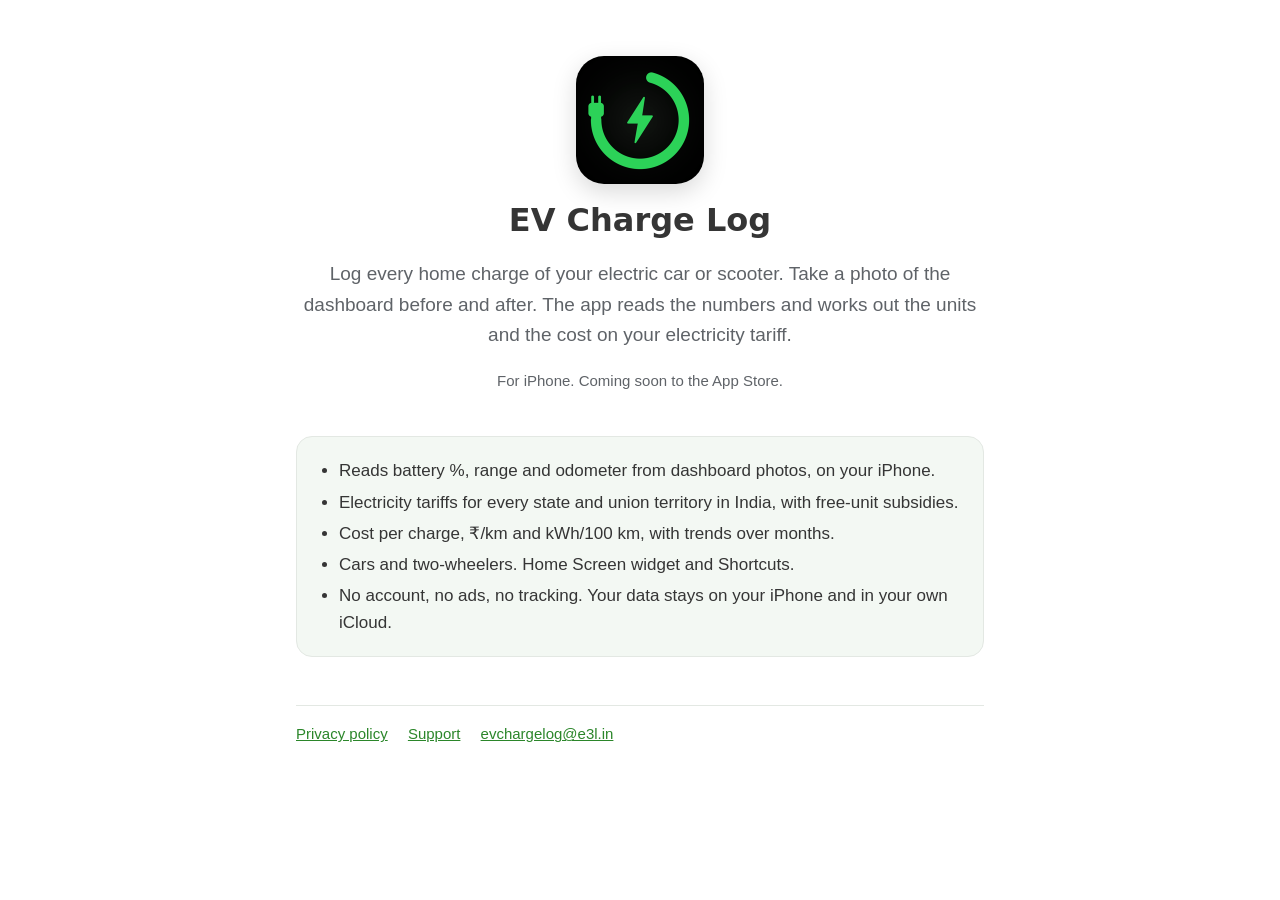
<file: index.html>
<!doctype html>
<html lang="en">
<head>
  <meta charset="utf-8">
  <meta name="viewport" content="width=device-width, initial-scale=1">
  <title>EV Charge Log</title>
  <meta name="description" content="Log every home charge of your electric car or scooter. Photograph the dashboard; the app works out the units and the cost on your electricity tariff.">
  <link rel="icon" href="favicon.png">
  <link rel="stylesheet" href="style.css">
</head>
<body>
<main>
  <section class="hero">
    <img src="icon.png" alt="EV Charge Log app icon">
    <h1>EV Charge Log</h1>
    <p class="lead">Log every home charge of your electric car or scooter. Take a photo of the dashboard before and after. The app reads the numbers and works out the units and the cost on your electricity tariff.</p>
    <p class="meta">For iPhone. Coming soon to the App Store.</p>
  </section>

  <div class="card">
    <ul>
      <li>Reads battery %, range and odometer from dashboard photos, on your iPhone.</li>
      <li>Electricity tariffs for every state and union territory in India, with free-unit subsidies.</li>
      <li>Cost per charge, ₹/km and kWh/100 km, with trends over months.</li>
      <li>Cars and two-wheelers. Home Screen widget and Shortcuts.</li>
      <li>No account, no ads, no tracking. Your data stays on your iPhone and in your own iCloud.</li>
    </ul>
  </div>

  <footer>
    <a href="privacy/">Privacy policy</a>
    <a href="support/">Support</a>
    <a href="mailto:evchargelog@e3l.in">evchargelog@e3l.in</a>
  </footer>
</main>
</body>
</html>
</file>
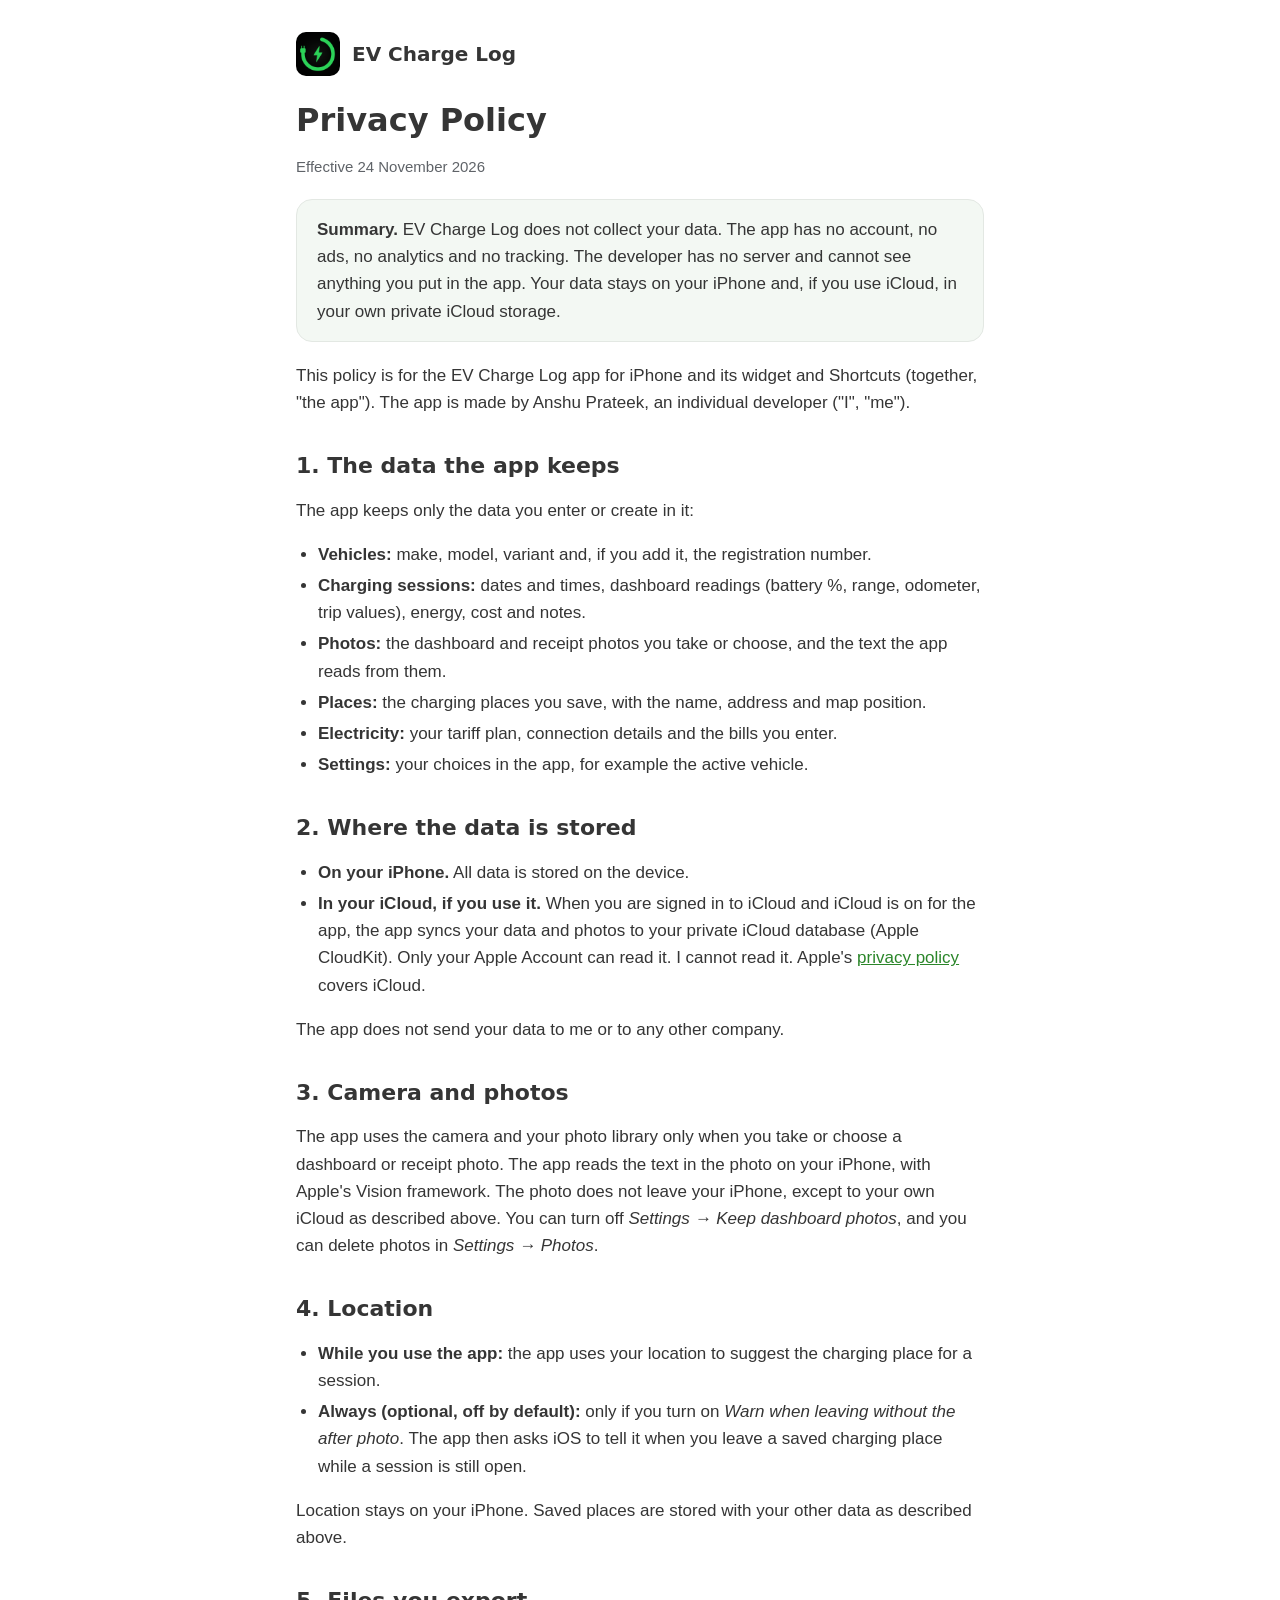
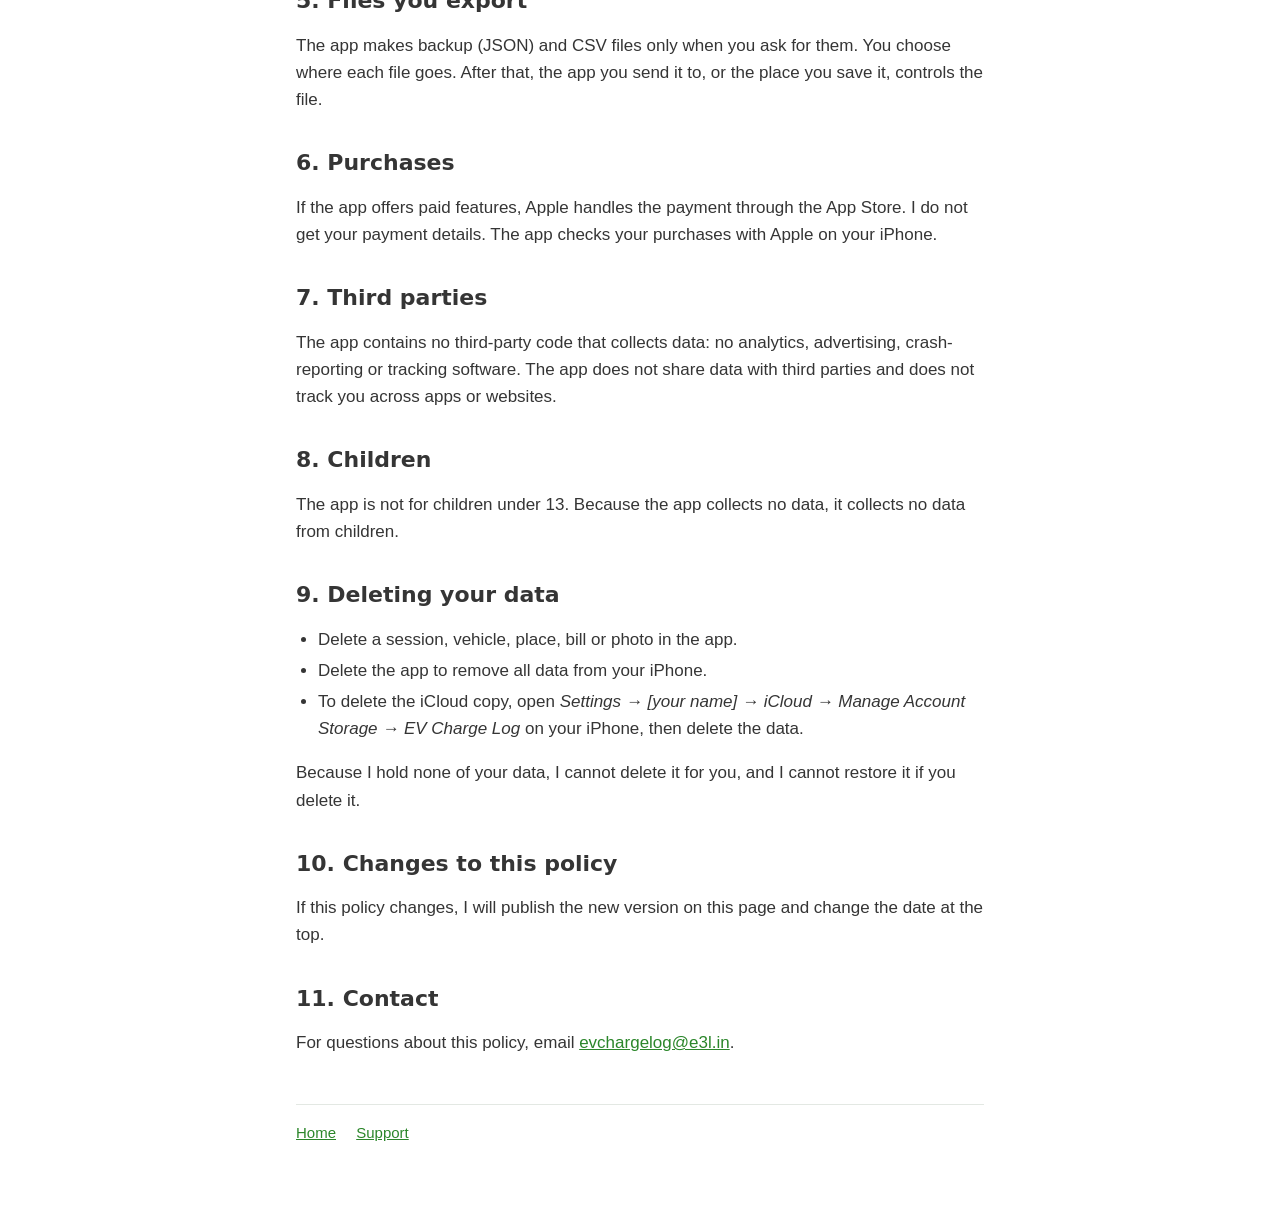
<file: privacy/index.html>
<!doctype html>
<html lang="en">
<head>
  <meta charset="utf-8">
  <meta name="viewport" content="width=device-width, initial-scale=1">
  <title>Privacy Policy · EV Charge Log</title>
  <meta name="description" content="EV Charge Log does not collect your data. Everything stays on your iPhone and in your own iCloud.">
  <link rel="icon" href="../favicon.png">
  <link rel="stylesheet" href="../style.css">
</head>
<body>
<main>
  <header class="site"><img src="../icon.png" alt=""><a href="../">EV Charge Log</a></header>

  <h1>Privacy Policy</h1>
  <p class="meta">Effective 24 November 2026</p>

  <div class="card">
    <p><strong>Summary.</strong> EV Charge Log does not collect your data. The app has no account, no ads, no analytics and no tracking. The developer has no server and cannot see anything you put in the app. Your data stays on your iPhone and, if you use iCloud, in your own private iCloud storage.</p>
  </div>

  <p>This policy is for the EV Charge Log app for iPhone and its widget and Shortcuts (together, "the app"). The app is made by Anshu Prateek, an individual developer ("I", "me").</p>

  <h2 id="the-data-the-app-keeps">1. The data the app keeps</h2>
  <p>The app keeps only the data you enter or create in it:</p>
  <ul>
    <li><strong>Vehicles:</strong> make, model, variant and, if you add it, the registration number.</li>
    <li><strong>Charging sessions:</strong> dates and times, dashboard readings (battery %, range, odometer, trip values), energy, cost and notes.</li>
    <li><strong>Photos:</strong> the dashboard and receipt photos you take or choose, and the text the app reads from them.</li>
    <li><strong>Places:</strong> the charging places you save, with the name, address and map position.</li>
    <li><strong>Electricity:</strong> your tariff plan, connection details and the bills you enter.</li>
    <li><strong>Settings:</strong> your choices in the app, for example the active vehicle.</li>
  </ul>

  <h2 id="where-the-data-is-stored">2. Where the data is stored</h2>
  <ul>
    <li><strong>On your iPhone.</strong> All data is stored on the device.</li>
    <li><strong>In your iCloud, if you use it.</strong> When you are signed in to iCloud and iCloud is on for the app, the app syncs your data and photos to your private iCloud database (Apple CloudKit). Only your Apple Account can read it. I cannot read it. Apple's <a href="https://www.apple.com/legal/privacy/">privacy policy</a> covers iCloud.</li>
  </ul>
  <p>The app does not send your data to me or to any other company.</p>

  <h2 id="camera-and-photos">3. Camera and photos</h2>
  <p>The app uses the camera and your photo library only when you take or choose a dashboard or receipt photo. The app reads the text in the photo on your iPhone, with Apple's Vision framework. The photo does not leave your iPhone, except to your own iCloud as described above. You can turn off <em>Settings → Keep dashboard photos</em>, and you can delete photos in <em>Settings → Photos</em>.</p>

  <h2 id="location">4. Location</h2>
  <ul>
    <li><strong>While you use the app:</strong> the app uses your location to suggest the charging place for a session.</li>
    <li><strong>Always (optional, off by default):</strong> only if you turn on <em>Warn when leaving without the after photo</em>. The app then asks iOS to tell it when you leave a saved charging place while a session is still open.</li>
  </ul>
  <p>Location stays on your iPhone. Saved places are stored with your other data as described above.</p>

  <h2 id="files-you-export">5. Files you export</h2>
  <p>The app makes backup (JSON) and CSV files only when you ask for them. You choose where each file goes. After that, the app you send it to, or the place you save it, controls the file.</p>

  <h2 id="purchases">6. Purchases</h2>
  <p>If the app offers paid features, Apple handles the payment through the App Store. I do not get your payment details. The app checks your purchases with Apple on your iPhone.</p>

  <h2 id="third-parties">7. Third parties</h2>
  <p>The app contains no third-party code that collects data: no analytics, advertising, crash-reporting or tracking software. The app does not share data with third parties and does not track you across apps or websites.</p>

  <h2 id="children">8. Children</h2>
  <p>The app is not for children under 13. Because the app collects no data, it collects no data from children.</p>

  <h2 id="deleting-your-data">9. Deleting your data</h2>
  <ul>
    <li>Delete a session, vehicle, place, bill or photo in the app.</li>
    <li>Delete the app to remove all data from your iPhone.</li>
    <li>To delete the iCloud copy, open <em>Settings → [your name] → iCloud → Manage Account Storage → EV Charge Log</em> on your iPhone, then delete the data.</li>
  </ul>
  <p>Because I hold none of your data, I cannot delete it for you, and I cannot restore it if you delete it.</p>

  <h2 id="changes-to-this-policy">10. Changes to this policy</h2>
  <p>If this policy changes, I will publish the new version on this page and change the date at the top.</p>

  <h2 id="contact">11. Contact</h2>
  <p>For questions about this policy, email <a href="mailto:evchargelog@e3l.in">evchargelog@e3l.in</a>.</p>

  <footer>
    <a href="../">Home</a>
    <a href="../support/">Support</a>
  </footer>
</main>
</body>
</html>
</file>
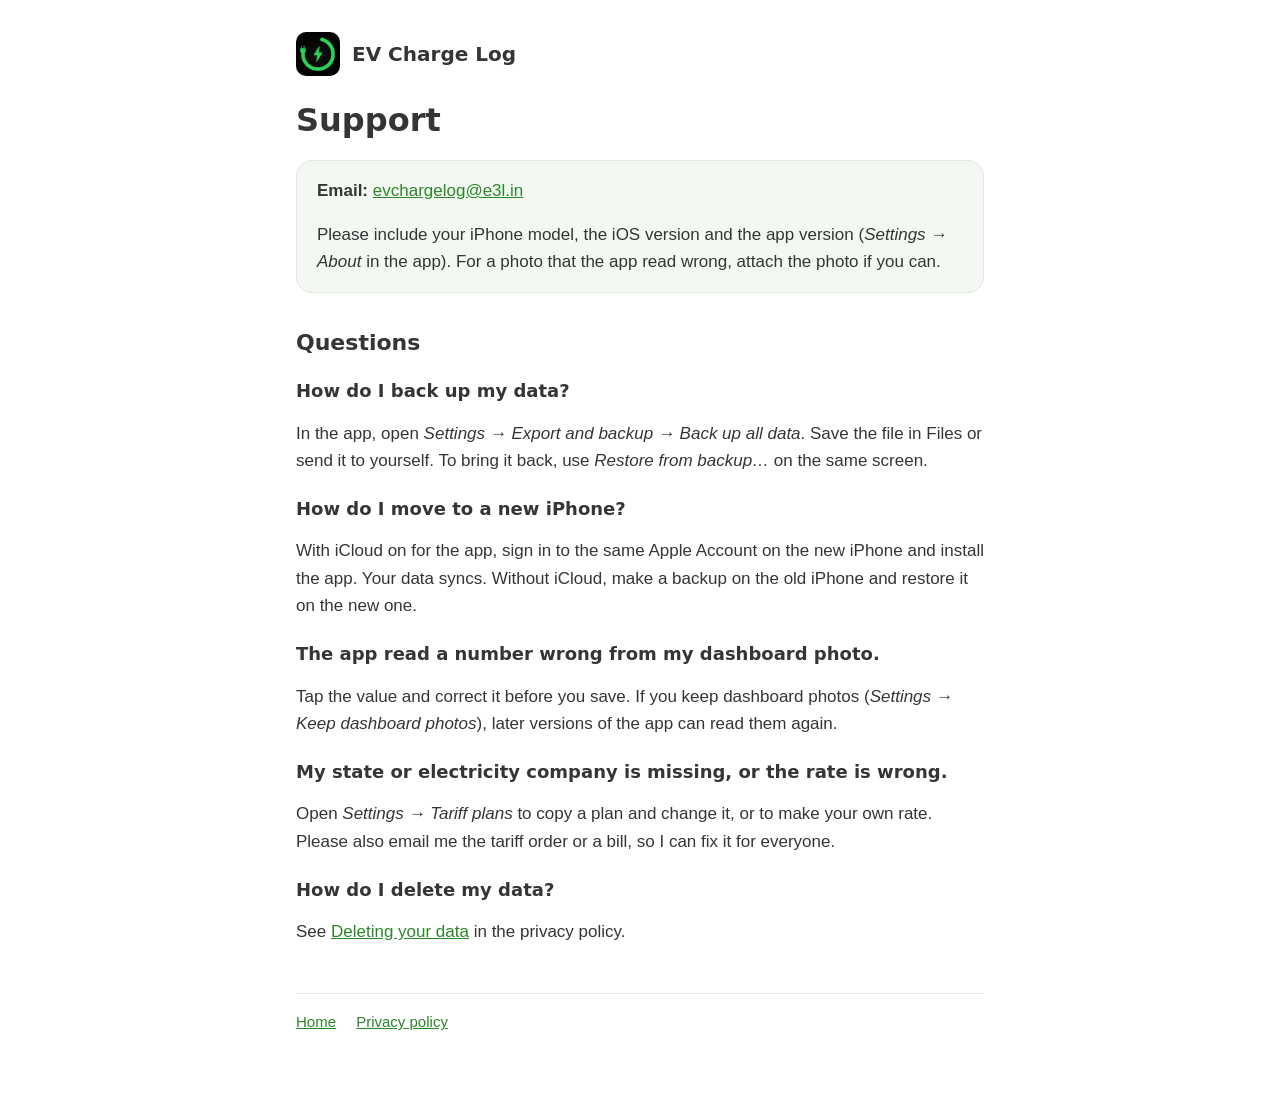
<file: support/index.html>
<!doctype html>
<html lang="en">
<head>
  <meta charset="utf-8">
  <meta name="viewport" content="width=device-width, initial-scale=1">
  <title>Support · EV Charge Log</title>
  <meta name="description" content="Help and contact for the EV Charge Log iPhone app.">
  <link rel="icon" href="../favicon.png">
  <link rel="stylesheet" href="../style.css">
</head>
<body>
<main>
  <header class="site"><img src="../icon.png" alt=""><a href="../">EV Charge Log</a></header>

  <h1>Support</h1>

  <div class="card">
    <p><strong>Email:</strong> <a href="mailto:evchargelog@e3l.in?subject=EV%20Charge%20Log%20support">evchargelog@e3l.in</a></p>
    <p>Please include your iPhone model, the iOS version and the app version (<em>Settings → About</em> in the app). For a photo that the app read wrong, attach the photo if you can.</p>
  </div>

  <h2>Questions</h2>

  <h3>How do I back up my data?</h3>
  <p>In the app, open <em>Settings → Export and backup → Back up all data</em>. Save the file in Files or send it to yourself. To bring it back, use <em>Restore from backup…</em> on the same screen.</p>

  <h3>How do I move to a new iPhone?</h3>
  <p>With iCloud on for the app, sign in to the same Apple Account on the new iPhone and install the app. Your data syncs. Without iCloud, make a backup on the old iPhone and restore it on the new one.</p>

  <h3>The app read a number wrong from my dashboard photo.</h3>
  <p>Tap the value and correct it before you save. If you keep dashboard photos (<em>Settings → Keep dashboard photos</em>), later versions of the app can read them again.</p>

  <h3>My state or electricity company is missing, or the rate is wrong.</h3>
  <p>Open <em>Settings → Tariff plans</em> to copy a plan and change it, or to make your own rate. Please also email me the tariff order or a bill, so I can fix it for everyone.</p>

  <h3>How do I delete my data?</h3>
  <p>See <a href="../privacy/#deleting-your-data">Deleting your data</a> in the privacy policy.</p>

  <footer>
    <a href="../">Home</a>
    <a href="../privacy/">Privacy policy</a>
  </footer>
</main>
</body>
</html>
</file>
<file: style.css>
:root {
  --green: #2B862A;
  --green-bright: #36A635;
  --ink: #353535;
  --muted: #5f6368;
  --bg: #ffffff;
  --card: #F3F8F3;
  --line: #e3e8e3;
}
@media (prefers-color-scheme: dark) {
  :root {
    --green: #4CC34B;
    --green-bright: #4CC34B;
    --ink: #ececec;
    --muted: #a8adb3;
    --bg: #121412;
    --card: #1c211c;
    --line: #2c332c;
  }
}
* { box-sizing: border-box; }
body {
  margin: 0;
  background: var(--bg);
  color: var(--ink);
  font: 17px/1.6 -apple-system, BlinkMacSystemFont, "SF Pro Text", "Segoe UI", Roboto, sans-serif;
}
main { max-width: 720px; margin: 0 auto; padding: 32px 16px 64px; }
header.site { display: flex; align-items: center; gap: 12px; margin-bottom: 24px; }
header.site img { width: 44px; height: 44px; border-radius: 10px; }
header.site a { color: var(--ink); text-decoration: none; font-weight: 700; font-family: ui-rounded, "SF Pro Rounded", system-ui, sans-serif; font-size: 20px; }
h1, h2, h3 { font-family: ui-rounded, "SF Pro Rounded", system-ui, sans-serif; line-height: 1.25; }
h1 { font-size: 32px; margin: 8px 0 8px; }
h2 { font-size: 22px; margin: 36px 0 8px; }
h3 { font-size: 18px; margin: 24px 0 4px; }
a { color: var(--green); }
.lead { font-size: 19px; color: var(--muted); }
.meta { color: var(--muted); font-size: 15px; }
.card { background: var(--card); border: 1px solid var(--line); border-radius: 16px; padding: 16px 20px; margin: 20px 0; }
.card p:first-child, .card ul:first-child { margin-top: 0; }
.card p:last-child, .card ul:last-child { margin-bottom: 0; }
.hero { text-align: center; padding: 24px 0 8px; }
.hero img { width: 128px; height: 128px; border-radius: 28px; box-shadow: 0 8px 24px rgba(0,0,0,.15); }
.pill { display: inline-block; background: var(--green-bright); color: #fff; padding: 10px 20px; border-radius: 999px; font-weight: 600; text-decoration: none; }
ul { padding-left: 22px; }
li { margin: 4px 0; }
footer { margin-top: 48px; padding-top: 16px; border-top: 1px solid var(--line); color: var(--muted); font-size: 15px; }
footer a { margin-right: 16px; }
</file>
